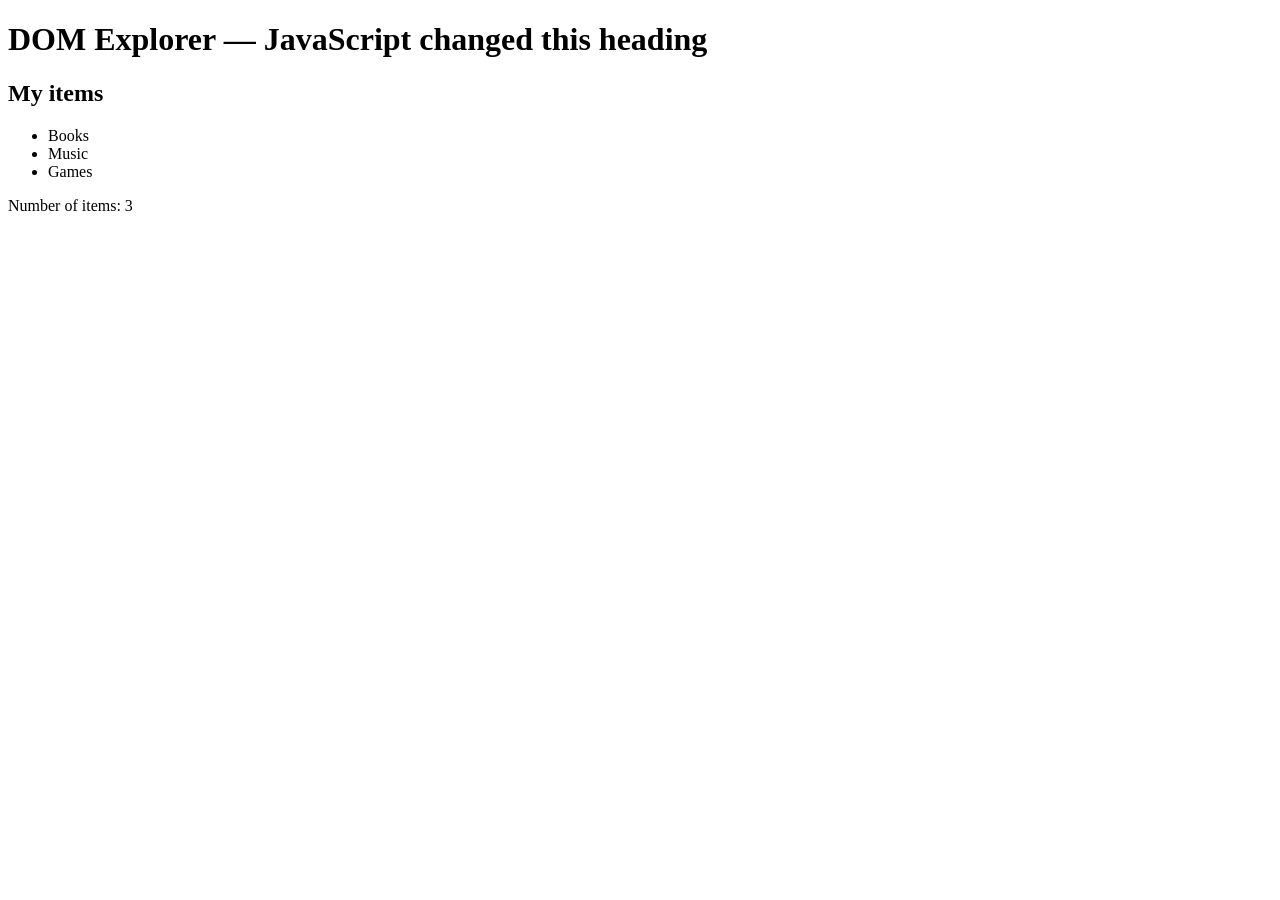
<file: Week4_DOM_Solutions/assignment-1-dom-explorer/index.html>
<!doctype html>
<html lang="en">
  <head>
    <meta charset="UTF-8" />
    <meta name="viewport" content="width=device-width, initial-scale=1.0" />
    <title>DOM Explorer</title>
    <script type="module" src="main.js"></script>
  </head>
  <body>
    <main>
      <h1>My DOM Explorer</h1>
      <section>
        <h2>My items</h2>
        <ul id="items">
          <li>Books</li>
          <li>Music</li>
          <li>Games</li>
        </ul>
        <p id="count">Number of items: 3</p>
      </section>
    </main>
  </body>
</html>
</file>
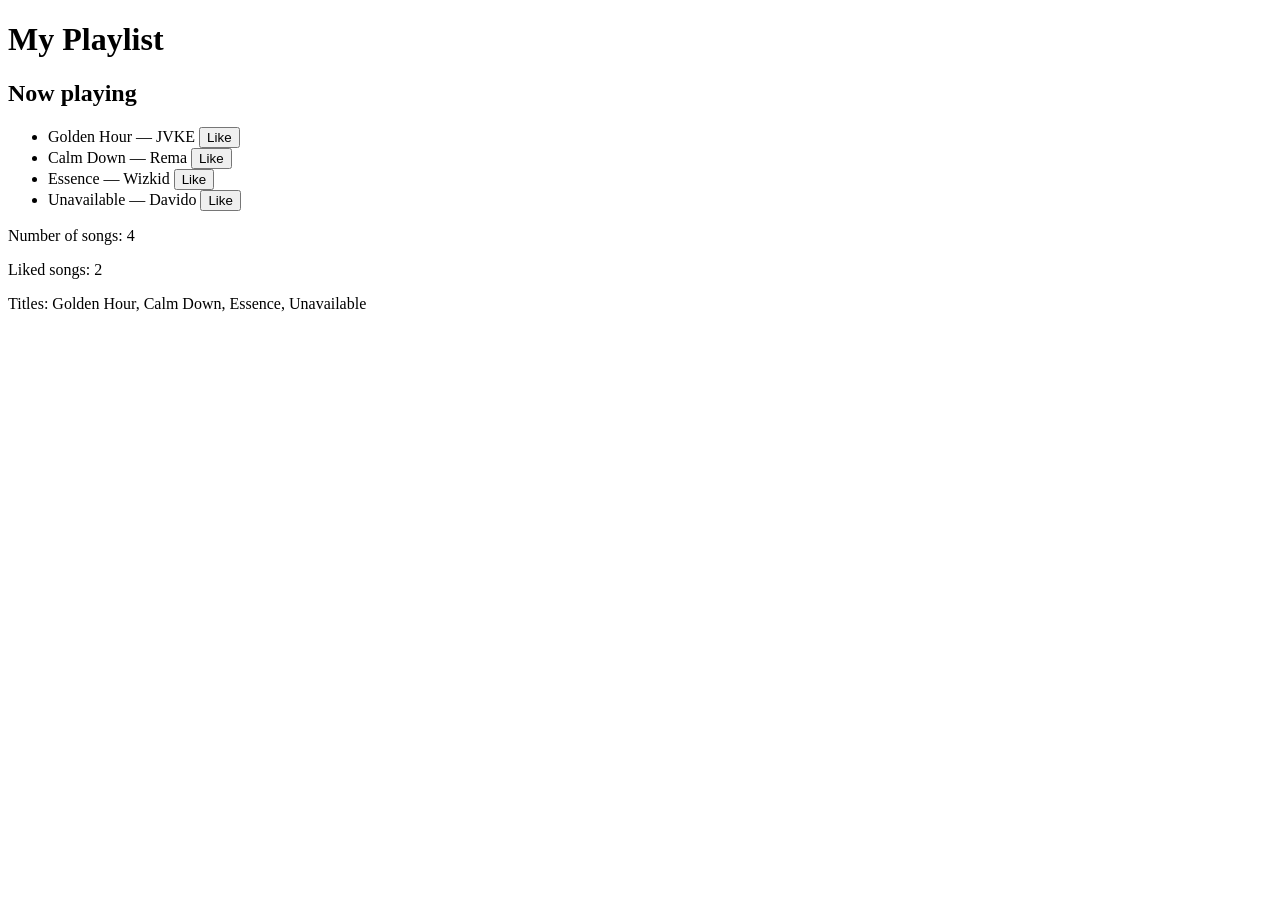
<file: Week4_DOM_Solutions/assignment-2-selector-traversal/index.html>
<!doctype html>
<html lang="en">
  <head>
    <meta charset="UTF-8" />
    <meta name="viewport" content="width=device-width, initial-scale=1.0" />
    <title>Selector Challenge</title>
    <script type="module" src="main.js"></script>
  </head>
  <body>
    <main>
      <h1>My Playlist</h1>
      <section>
        <h2 id="now-playing">Now playing</h2>
        <ul class="songs">
          <li class="song liked" data-id="1">
            <span class="title">Golden Hour</span> —
            <span class="artist">JVKE</span> <button class="like">Like</button>
          </li>
          <li class="song" data-id="2">
            <span class="title">Calm Down</span> —
            <span class="artist">Rema</span> <button class="like">Like</button>
          </li>
          <li class="song liked" data-id="3">
            <span class="title">Essence</span> —
            <span class="artist">Wizkid</span>
            <button class="like">Like</button>
          </li>
          <li class="song" data-id="4">
            <span class="title">Unavailable</span> —
            <span class="artist">Davido</span>
            <button class="like">Like</button>
          </li>
        </ul>
        <p id="song-count"></p>
        <p id="liked-count"></p>
        <p id="titles"></p>
      </section>
    </main>
  </body>
</html>
</file>
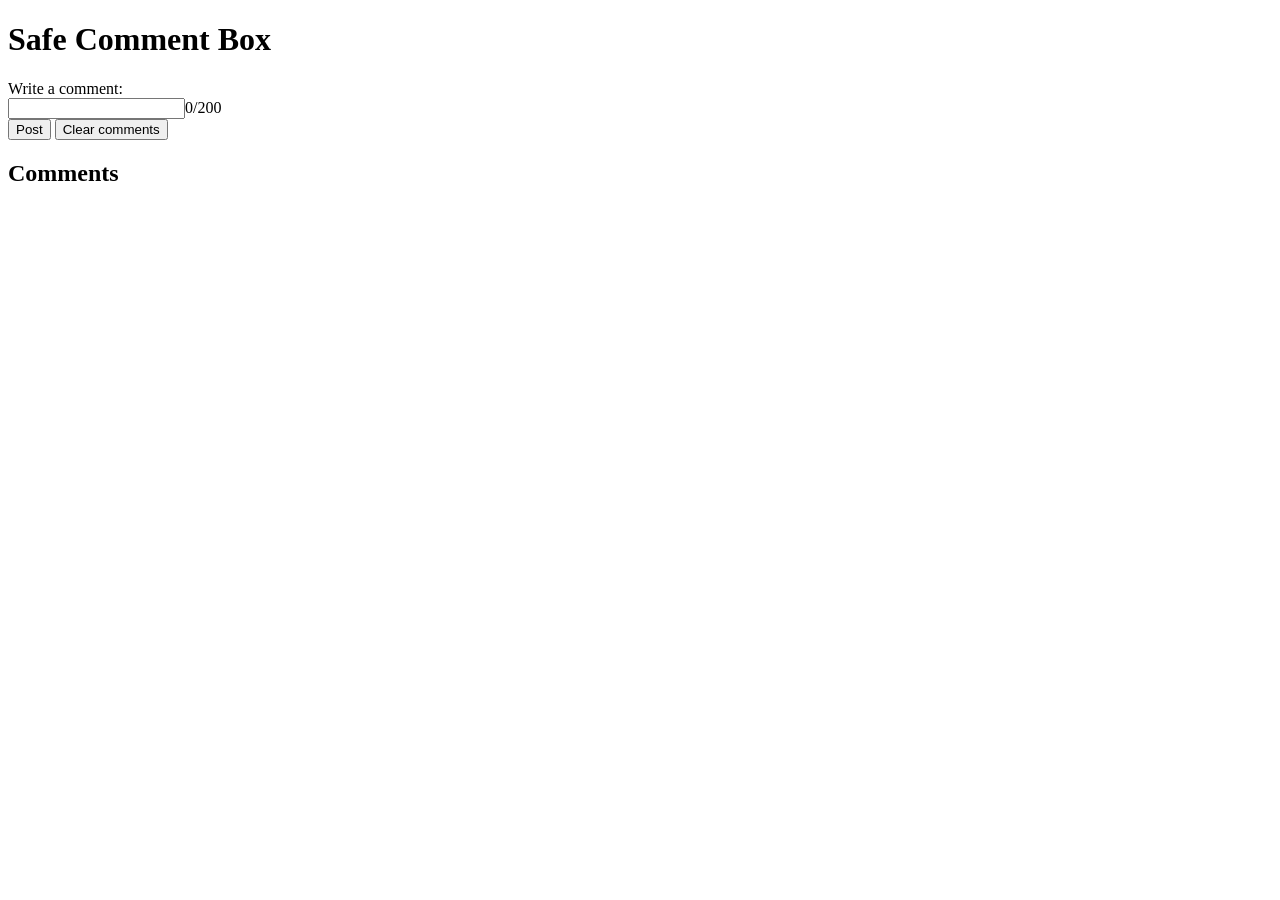
<file: Week4_DOM_Solutions/assignment-3-safe-comment-box/index.html>
<!doctype html>
<html lang="en">
  <head>
    <meta charset="UTF-8" />
    <meta name="viewport" content="width=device-width, initial-scale=1.0" />
    <title>Safe Comment Box</title>
    <script type="module" src="main.js"></script>
  </head>
  <body>
    <main>
      <h1>Safe Comment Box</h1>
      <form id="comment-form">
        <label for="comment">Write a comment:</label>
        <br />
        <input id="comment" name="comment" required maxlength="200" /><span
          id="counter"
          >0/200</span
        >

        <br />
        <button type="submit">Post</button>
        <button type="button" id="clear">Clear comments</button>
      </form>
      <section>
        <h2>Comments</h2>
        <div id="comments"></div>
      </section>
    </main>
  </body>
</html>
</file>
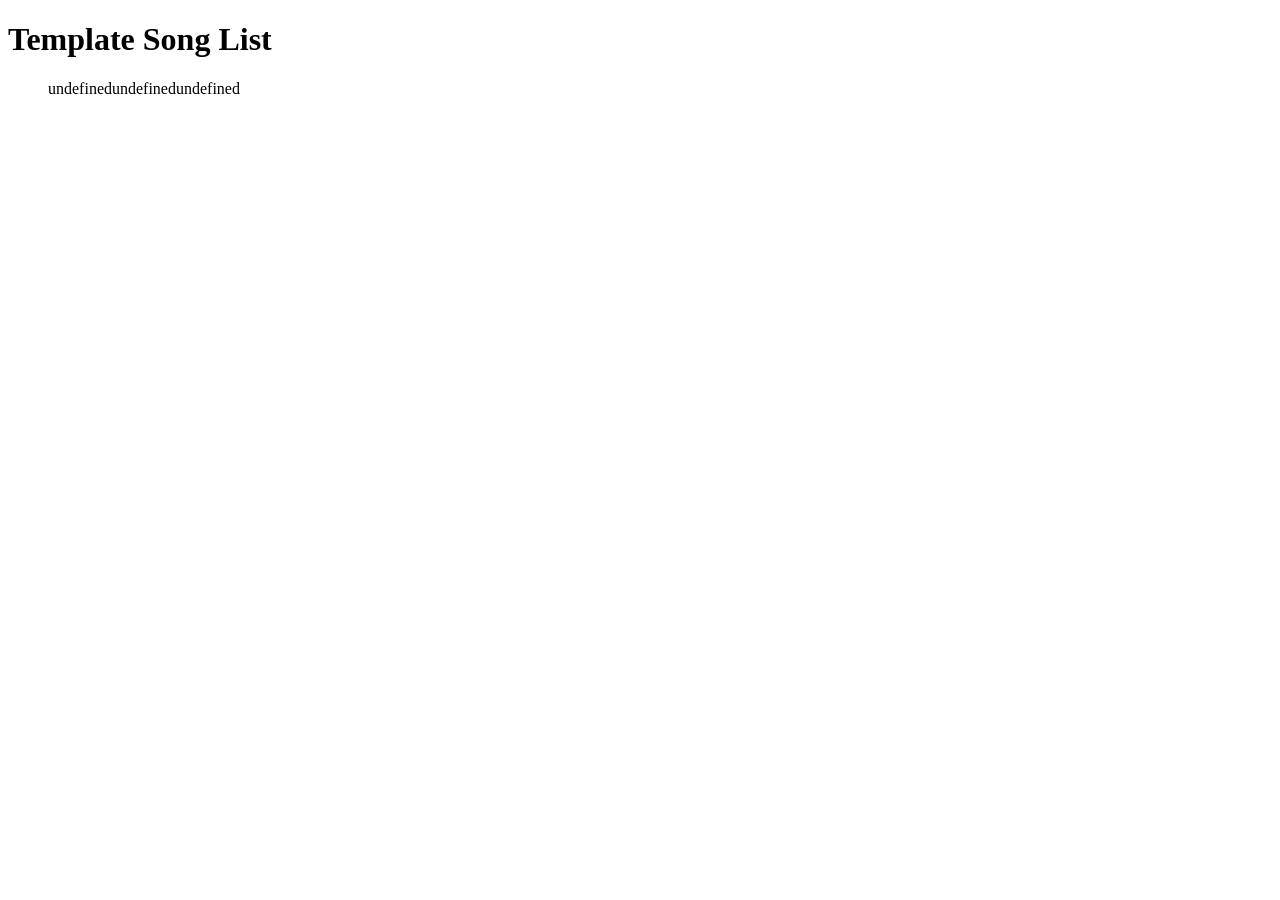
<file: Week4_DOM_Solutions/assignment-7-html-template/index.html>
<!doctype html>
<html lang="en">
  <head>
    <meta charset="UTF-8" />
    <meta name="viewport" content="width=device-width, initial-scale=1.0" />
    <title>Template Rendering</title>
    <script type="module" src="main.js"></script>
  </head>
  <body>
    <main>
      <h1>Template Song List</h1>
      <ul id="songs"></ul>
      <template id="song-template"
        ><li class="song">
          <span class="title"></span><span class="artist"></span
          ><span class="duration"></span
          ><button class="like" type="button">Like</button
          ><button class="remove" type="button">Remove</button>
        </li></template
      >
    </main>
  </body>
</html>
</file>
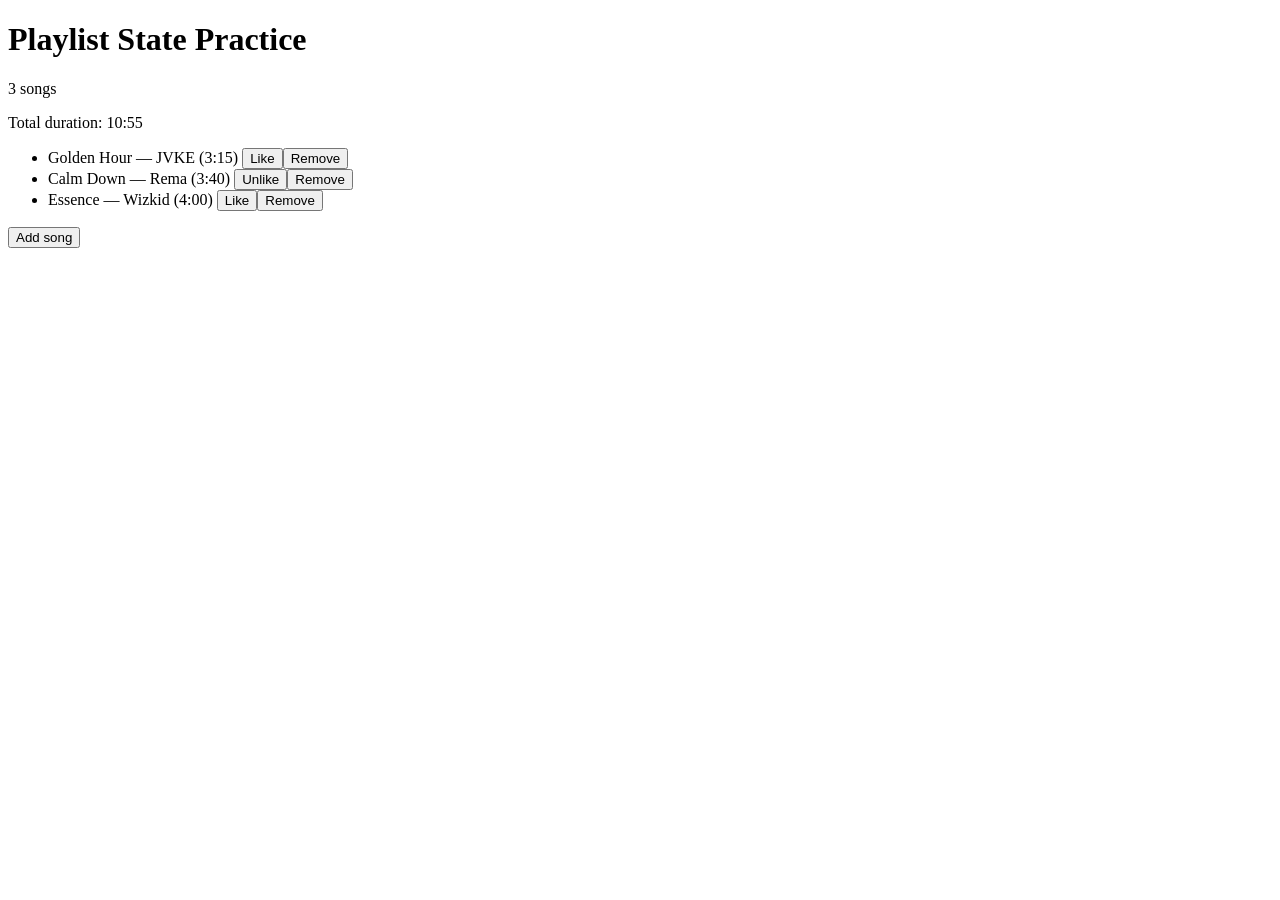
<file: Week4_DOM_Solutions/assignment-8-state-render/index.html>
<!doctype html>
<html lang="en">
  <head>
    <meta charset="UTF-8" />
    <meta name="viewport" content="width=device-width, initial-scale=1.0" />
    <title>State and Render</title>
    <script type="module" src="main.js"></script>
  </head>
  <body>
    <main>
      <h1>Playlist State Practice</h1>
      <p id="count"></p>
      <p id="total"></p>
      <p id="empty" class="empty">Your playlist is empty.</p>
      <ul id="songs"></ul>
      <button id="add">Add song</button>
    </main>
  </body>
</html>
</file>
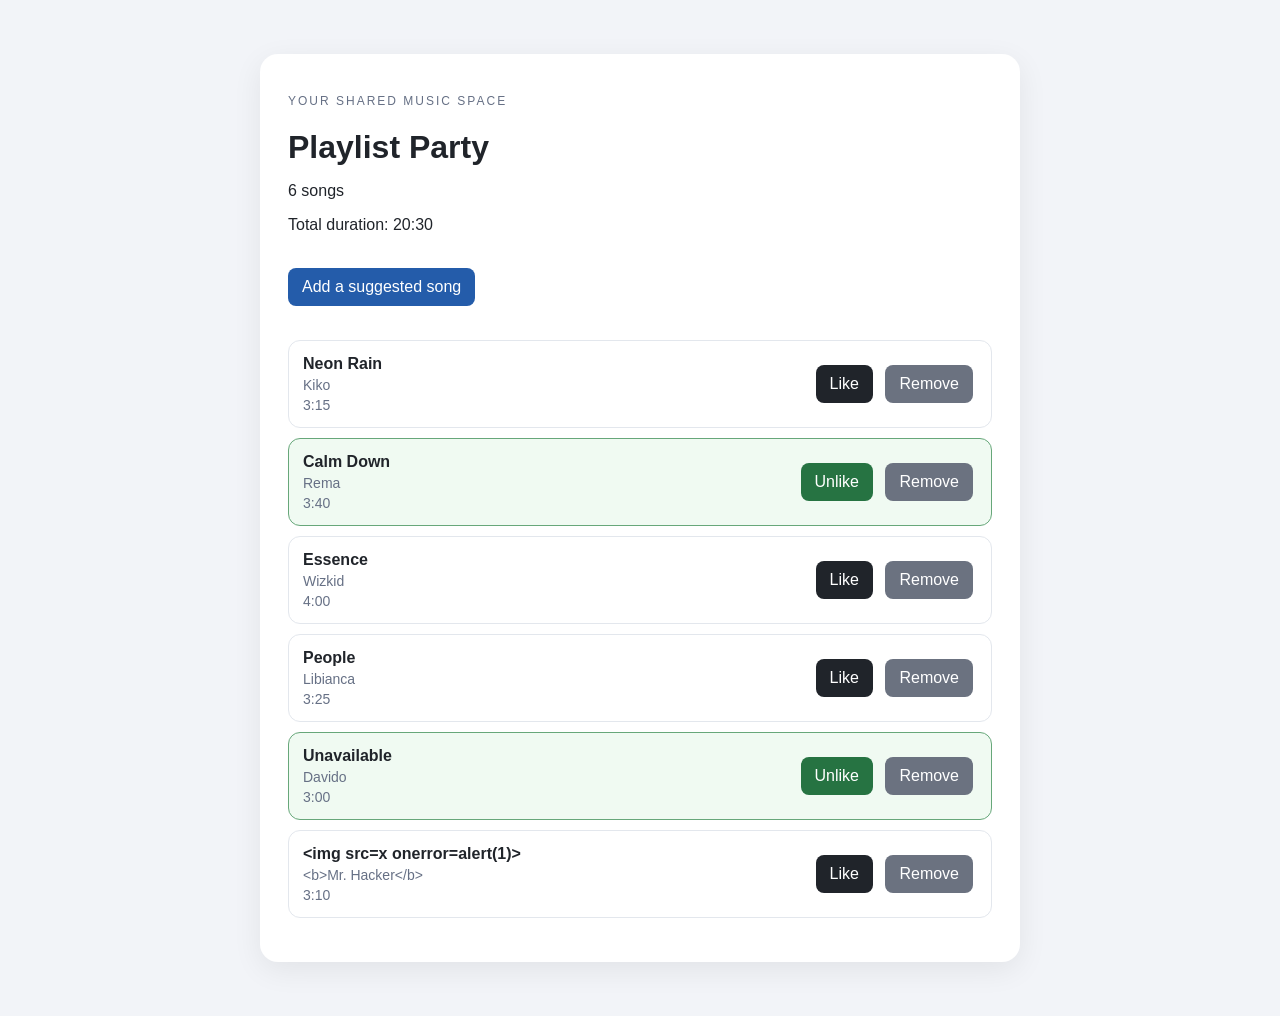
<file: Week4_DOM_Solutions/playlist-party/index.html>
<!doctype html>
<html lang="en">
<head>
  <meta charset="UTF-8">
  <meta name="viewport" content="width=device-width, initial-scale=1.0">
  <title>Playlist Party</title>
  <link rel="stylesheet" href="css/styles.css">
  <script type="module" src="js/main.js"></script>
</head>
<body>
  <main class="app">
    <header>
      <p class="eyebrow">YOUR SHARED MUSIC SPACE</p>
      <h1>Playlist Party</h1>
      <p id="song-count">0 songs</p>
      <p id="total-duration">Total duration: 0:00</p>
    </header>
    <button id="add-suggested" type="button">Add a suggested song</button>
    <p id="empty-state" class="empty-state">Your playlist is empty. Add a song to get started.</p>
    <ul id="song-list" aria-label="Playlist"></ul>
  </main>

  <template id="song-template">
    <li class="song">
      <div class="song-info">
        <span class="song-title"></span>
        <span class="song-artist"></span>
        <span class="song-duration"></span>
      </div>
      <div class="song-actions">
        <button class="like-button" type="button" aria-pressed="false">Like</button>
        <button class="remove-button" type="button">Remove</button>
      </div>
    </li>
  </template>
</body>
</html>
</file>
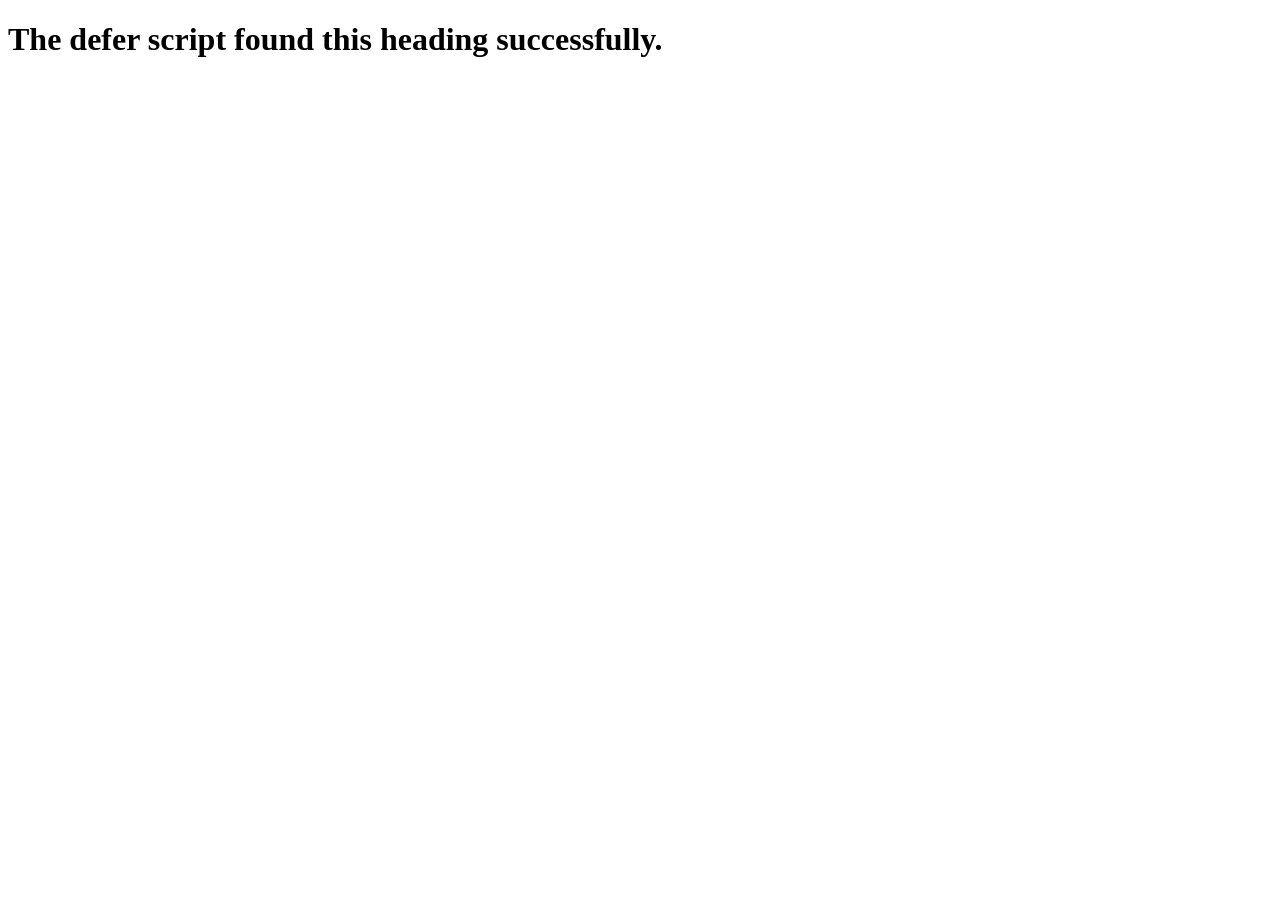
<file: Week4_DOM_Solutions/assignment-1-dom-explorer/defer-test.html>
<!doctype html>
<html lang="en">
  <head>
    <meta charset="UTF-8" />
    <title>Defer test</title>
    <script defer src="defer-test.js"></script>
  </head>
  <body>
    <h1>Defer example</h1>
  </body>
</html>
</file>
<file: Week4_DOM_Solutions/playlist-party/css/styles.css>
:root { font-family: Arial, sans-serif; color: #20242a; background: #f2f4f8; }
* { box-sizing: border-box; }
body { margin: 0; padding: 24px; }
.app { max-width: 760px; margin: 30px auto; padding: 28px; background: white; border-radius: 18px; box-shadow: 0 8px 30px rgba(0,0,0,.07); }
.eyebrow { letter-spacing: 2px; font-size: 12px; color: #667085; }
h1 { margin-bottom: 8px; }
button { border: 0; border-radius: 8px; padding: 10px 14px; margin: 4px; cursor: pointer; background: #20242a; color: white; font: inherit; }
button:focus-visible { outline: 3px solid #8ab4f8; outline-offset: 2px; }
#add-suggested { background: #245caa; margin: 18px 0; }
#song-list { list-style: none; padding: 0; }
.song { display: flex; align-items: center; justify-content: space-between; gap: 12px; border: 1px solid #e3e7ed; border-radius: 12px; padding: 14px; margin: 10px 0; }
.song-info { display: grid; gap: 4px; min-width: 0; }
.song-title { font-weight: bold; overflow-wrap: anywhere; }
.song-artist, .song-duration { color: #667085; font-size: 14px; overflow-wrap: anywhere; }
.song.liked { border-color: #67a77a; background: #f0faf2; }
.like-button[aria-pressed="true"] { background: #267342; }
.remove-button { background: #6b7280; }
.empty-state { color: #667085; font-style: italic; }
@media (max-width: 480px) {
  body { padding: 8px; }
  .app { margin: 8px auto; padding: 16px; }
  .song { align-items: flex-start; flex-direction: column; }
  .song-actions { display: flex; flex-wrap: wrap; }
}
</file>
